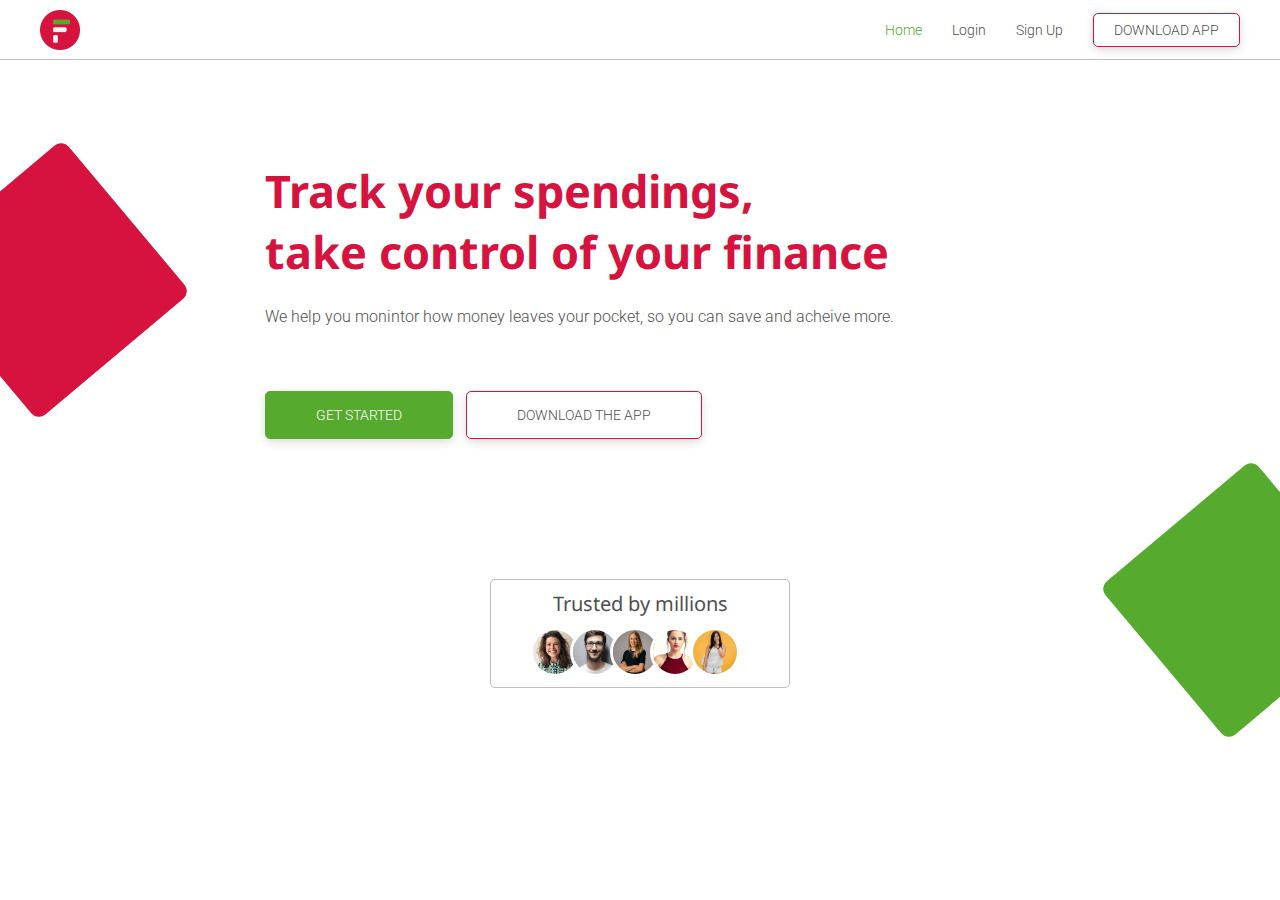
<file: app/index.html>
<!DOCTYPE html>
<html lang="en">
<head>
    <meta charset="UTF-8">
    <meta name="viewport" content="width=device-width, initial-scale=1.0">
    <meta http-equiv="X-UA-Compatible" content="ie=edge">
    <title>Welcome to Fintrack</title>
    <link rel="stylesheet" href="../styles/style.css">
    <!-- google fonts import -->
<link href="https://fonts.googleapis.com/css?family=Noto+Sans:400,700|Roboto&display=swap" rel="stylesheet">
<script src="https://global.localizecdn.com/localize.js"></script>
<script>!function (a) { if (!a.Localize) { a.Localize = {}; for (var e = ["translate", "untranslate", "phrase", "initialize", "translatePage", "setLanguage", "getLanguage", "detectLanguage", "getAvailableLanguages", "untranslatePage", "bootstrap", "prefetch", "on", "off"], t = 0; t < e.length; t++)a.Localize[e[t]] = function () { } } }(window);</script>

<script>
  Localize.initialize({
    key: 'jlYg113y15SBN',
    rememberLanguage: true
  });
  </script>
     <body class="landing">
    <nav>
        <div class="logo"><img src="../images/logo.png" alt=""></div>
        <span class="hamburger" id="toggle-nav"></span>
        <ul class="nav animated fadeIn" id="nav">
            <li>
                <a href="/" class="nav-item active">Home</a>
            </li>
            <li>
                <a href="login.html" class="nav-item">Login</a>
            </li>
            <li>
                <a href="signup.html" class="nav-item">Sign Up</a>
            </li>
            <li>
                <a href="" class="btn btn-outline btn-sm">Download App</a>
            </li>
        </ul>
    </nav>
    <main>
        <header>
            <h1 class="heading">
                <span>Track your spendings,</span>
                <span>take control of your finance</span>
            </h1>
            <p class="subheading">We help you monintor how money leaves your pocket, so you can save and acheive more.</p>
            <div class="actions">
                <a href="signup.html" class="btn btn-lg btn-ascent">Get started</a>
                <a href="" class="btn btn-outline btn-lg">Download the app</a>
            </div>
        </header>

        <div class="trust">
            <h4>Trusted by millions</h4>
            <div class="people">
                <div class="person"><img src="../images/people/p1.jpeg" alt=""></div>
                <div class="person"><img src="../images/people/p2.jpeg" alt=""></div>
                <div class="person"><img src="../images/people/p3.jpeg" alt=""></div>
                <div class="person"><img src="../images/people/p4.jpeg" alt=""></div>
                <div class="person"><img src="../images/people/p5.jpeg" alt=""></div>
            </div>
        </div>
    </main>

    <script src="../scripts/sript.js"></script>
</body>
</html>
</file>
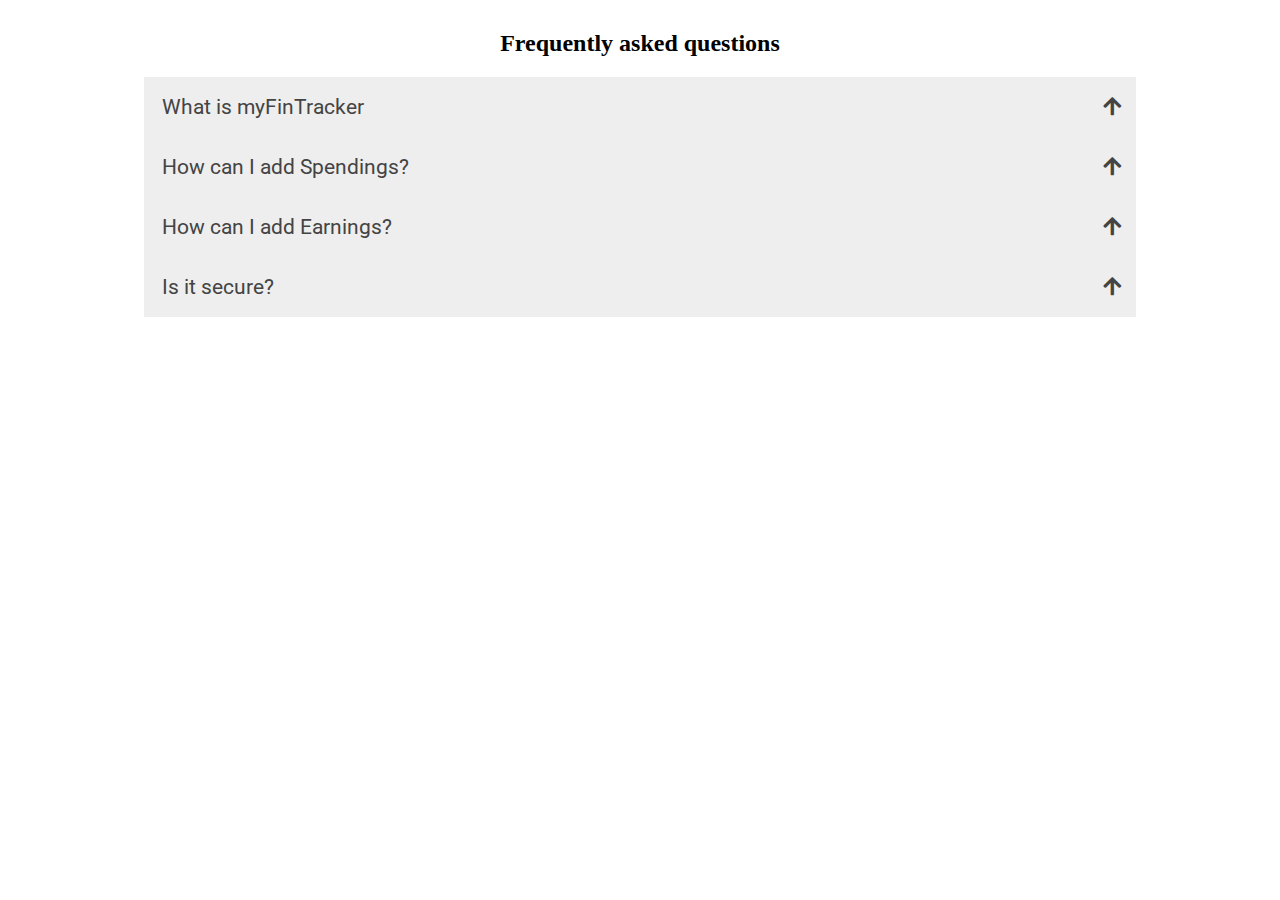
<file: faq.html>
<!DOCTYPE html>
<html lang="en">
<head>
    <meta charset="UTF-8">
    <meta name="viewport" content="width=device-width, initial-scale=1.0">
    <meta http-equiv="X-UA-Compatible" content="ie=edge">
    <title>FAQ</title>
    <link rel="stylesheet" href="https://use.fontawesome.com/releases/v5.6.3/css/all.css">
<style>
        @import url('https://fonts.googleapis.com/css?family=Roboto&display=swap');
    * {
        outline: none;
        vertical-align: middle;
        box-sizing: border-box;
    }

    html, body, ::after, ::before {
        padding: 0;
        margin: 0;
    }
    :root {
        --font-family: 'Roboto', sans-serif;
    }

    .heading {
        text-align: center;
    }

    .container {
        padding: 10px 80px;
        width: 90%;
        margin: 0 auto;
    }

    .text-content {
        font-size: .95em;
        font-family: var(--font-family);
        word-wrap: break-word;
        word-break: keep-all;
        writing-mode: horizontal-tb;
        text-align: left;
        text-overflow: ellipsis;
        line-height: 30px;
    }

    .accordion--btn {
        position: relative;
        background-color: #eee;
        cursor: pointer;
        padding: 18px;
        width: 100%;
        border: none;
        text-align: left;
        outline: none;
        transition: 0.4s;
    }

    .accordion--btn > i {
        position: absolute;
        right: 15px;
        top: 50%;
        transform: translateY(-50%);
        transition: all .5s;
    }

    [data-question] {
        font: 1.3em var(--font-family);
        color: #444;
    }

    .accordion--btn.active > i {
        transform: translateY(-50%) rotate(180deg);
    }
    
    .active, .accordion--btn:hover {
        background-color: #ccc; 
    }

    .active {
        box-shadow: 2px 3px 5px #e0e0e0;
    }
    
    .accordion--content {
        padding: 0 18px;
        background-color: white;
        max-height: 0;
        overflow: hidden;
        transition: max-height 0.2s ease-out;
    }

    @media (max-width: 992.98px) {
        .container {
            padding: 10px 40px;
            width: 97%;
        }
    }
</style>
</head>
<body>
    <main>
        <div class="container">
            <section class="faq--section">
                <h2 class="heading">Frequently asked questions</h2>
                <div class="accordion">
                    <button class="accordion--btn" data-question >What is myFinTracker
                        <i class="fas fa-arrow-up"></i>
                    </button>
                    <div class="accordion--content" data-answer>
                        <p class="text-content">
                            myFinTracker is a finance tracking application that help users control and
                             understand their spending limit. With this app, you can minimize your 
                             resource usage as well as making sure you don't spend above your monthly 
                             or yearly allowance (or as the case may be).
                        </p>
                    </div>
                    <button class="accordion--btn" data-question>How can I add Spendings?
                        <i class="fas fa-arrow-up"></i>
                    </button>
                    <div class="accordion--content" data-answer>
                        <p class="text-content">
                            From your Dashboard, navigate to Spendings >> Click on 
                            "ADD SPENDINGS", fill out the description and amount fields. 
                            Click the "marked button" to save your entries.

                        </p>
                    </div>
                    <button class="accordion--btn" data-question>How can I add Earnings?
                        <i class="fas fa-arrow-up"></i>
                    </button>
                    <div class="accordion--content" data-answer>
                        <p class="text-content">
                            Similarly, from your Dashboard, navigate to Earnings >> Click on 
                            "ADD EARNINGS", fill out the description and amount fields. 
                            Click the "marked button" to save your entries.
                        </p>
                    </div>
                    <button class="accordion--btn" data-question>Is it secure?
                        <i class="fas fa-arrow-up"></i>
                    </button>
                    <div class="accordion--content" data-answer>
                        <p class="text-content">
                            MyFinTracker tracks your spending limit so as to notify you when you're
                            running into debt or gain. Any information gathered by myFinTracker is only 
                            cached in your device and are not in any way processed to any third-party 
                            ownership.
                        </p>
                    </div>
                </div>
            </section>
        </div>
    </main>
    <script type="text/javascript">
        const accordionBtn = document.querySelectorAll(".accordion--btn");
        accordionBtn.forEach(el => {
            el.addEventListener('click', ()=> {
                el.classList.toggle('active');
                const content = el.nextElementSibling;
                (content.style.maxHeight) ? (
                    content.style.maxHeight = null
                    ) : content.style.maxHeight = `${content.scrollHeight}px`
            })
        })
    </script>
</body>
</html>
</file>
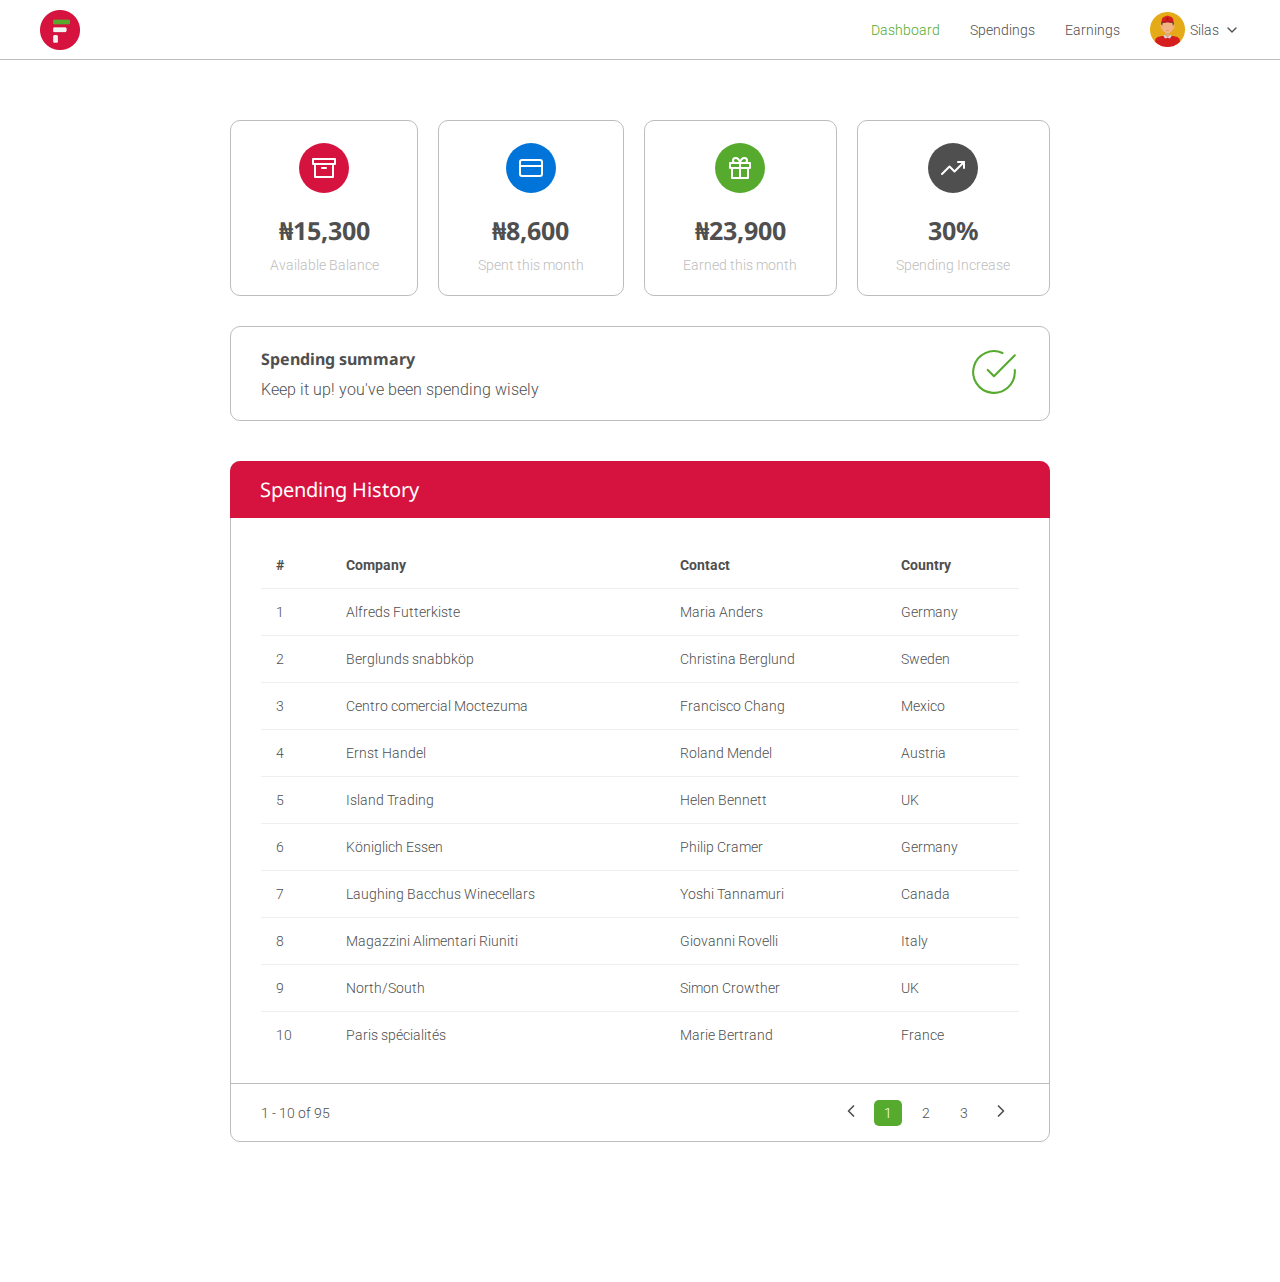
<file: app/dashboard.html>
<!DOCTYPE html>
<html lang="en">

<head>
    <meta charset="UTF-8">
    <meta name="viewport" content="width=device-width, initial-scale=1.0">
    <meta http-equiv="X-UA-Compatible" content="ie=edge">
    <title>Welcome to Fintrack</title>
    <link rel="stylesheet" href="../styles/style.css">
    <!-- google fonts import -->
    <link href="https://fonts.googleapis.com/css?family=Noto+Sans:400,700|Roboto&display=swap" rel="stylesheet">
    <script src="https://global.localizecdn.com/localize.js"></script>
<script>!function (a) { if (!a.Localize) { a.Localize = {}; for (var e = ["translate", "untranslate", "phrase", "initialize", "translatePage", "setLanguage", "getLanguage", "detectLanguage", "getAvailableLanguages", "untranslatePage", "bootstrap", "prefetch", "on", "off"], t = 0; t < e.length; t++)a.Localize[e[t]] = function () { } } }(window);</script>

<script>
  Localize.initialize({
    key: 'jlYg113y15SBN',
    rememberLanguage: true
  });
  </script>


<body class="dashboard">
    <nav>
        <div class="logo"><img src="../images/logo.png" alt=""></div>
        <span class="hamburger" id="toggle-nav"></span>
        <ul class="nav animated fadeIn" id="nav">
            <li>
                <a href="dashboard.html" class="nav-item active">Dashboard</a>
            </li>
            <li>
                <a href="spendings.html" class="nav-item">Spendings</a>
            </li>
            <li>
                <a href="earnings.html" class="nav-item">Earnings</a>
            </li>
            <li class="nav-user dropdown" id="dropdown">
                <div class="user-img">
                    <img src="../images/user-icon.png" alt="">
                </div>
                <span class="name">Silas</span>
                <span data-feather="chevron-down" class="drop-icon"></span>

                <div class="dropdown-main" id="dropdown-main">
                    <ul class="dropdown-list">
                        <li><a href="">Logout</a></li>
                    </ul>
                </div>
            </li>
        </ul>
    </nav>

    <main>
        <div class="stats">
            <div class="stat-card">
                <div class="stat-icon icon-1">
                    <span data-feather="archive"></span>
                </div>
                <h3 class="stat-value">₦15,300</h3>
                <p class="stat-title">Available Balance</p>
            </div>
            <div class="stat-card">
                <div class="stat-icon icon-2">
                    <span data-feather="credit-card"></span>
                </div>
                <h3 class="stat-value">₦8,600</h3>
                <p class="stat-title">Spent this month</p>
            </div>
            <div class="stat-card">
                <div class="stat-icon icon-3">
                    <span data-feather="gift"></span>
                </div>
                <h3 class="stat-value">₦23,900</h3>
                <p class="stat-title">Earned this month</p>
            </div>
            <div class="stat-card">
                <div class="stat-icon icon-4">
                    <span data-feather="trending-up"></span>
                </div>
                <h3 class="stat-value">30%</h3>
                <p class="stat-title">Spending Increase</p>
            </div>
        </div>

        <div class="spending-summary">
            <div class="text">
                <h5>Spending summary</h5>
                <p class="spending-text">Keep it up! you've been spending wisely</p>
            </div>
            <div class="icon">
                <span data-feather="check-circle" class="summary-icon good"></span>
            </div>
        </div>

        <div class="table">
            <div class="table-heading">
                <h4>Spending History</h4>
            </div>
            <div class="table-body">
                <table class="table-main">
                    <thead>
                        <th>#</th>
                        <th>Company</th>
                        <th>Contact</th>
                        <th>Country</th>
                    </thead>
                    <tr>
                        <td>1</td>
                        <td>Alfreds Futterkiste</td>
                        <td>Maria Anders</td>
                        <td>Germany</td>
                    </tr>
                    <tr>
                        <td>2</td>
                        <td>Berglunds snabbköp</td>
                        <td>Christina Berglund</td>
                        <td>Sweden</td>
                    </tr>
                    <tr>
                        <td>3</td>
                        <td>Centro comercial Moctezuma</td>
                        <td>Francisco Chang</td>
                        <td>Mexico</td>
                    </tr>
                    <tr>
                        <td>4</td>
                        <td>Ernst Handel</td>
                        <td>Roland Mendel</td>
                        <td>Austria</td>
                    </tr>
                    <tr>
                        <td>5</td>
                        <td>Island Trading</td>
                        <td>Helen Bennett</td>
                        <td>UK</td>
                    </tr>
                    <tr>
                        <td>6</td>
                        <td>Königlich Essen</td>
                        <td>Philip Cramer</td>
                        <td>Germany</td>
                    </tr>
                    <tr>
                        <td>7</td>
                        <td>Laughing Bacchus Winecellars</td>
                        <td>Yoshi Tannamuri</td>
                        <td>Canada</td>
                    </tr>
                    <tr>
                        <td>8</td>
                        <td>Magazzini Alimentari Riuniti</td>
                        <td>Giovanni Rovelli</td>
                        <td>Italy</td>
                    </tr>
                    <tr>
                        <td>9</td>
                        <td>North/South</td>
                        <td>Simon Crowther</td>
                        <td>UK</td>
                    </tr>
                    <tr>
                        <td>10</td>
                        <td>Paris spécialités</td>
                        <td>Marie Bertrand</td>
                        <td>France</td>
                    </tr>
                </table>
            </div>
            <div class="table-footer">
                <span class="items-shown">
                    1 - 10 of 95
                </span>
                <div class="pagination">
                    <ul class="pag-links">
                        <li><span class="pag-link disabled icon">
                            <span data-feather="chevron-left" class="pag-icon"></span>
                        </span></li>
                        <li><span class="pag-link active">1</span></li>
                        <li><span class="pag-link">2</span></li>
                        <li><span class="pag-link">3</span></li>
                        <li><span class="pag-link icon">
                            <span data-feather="chevron-right" class="pag-icon"></span>
                        </span></li>
                    </ul>
                </div>
            </div>
        </div>
    </main>

    <div></div>

    <script src="../scripts/feather.js"></script>
    <script src="../scripts/sript.js"></script>
</body>

</html>
</file>
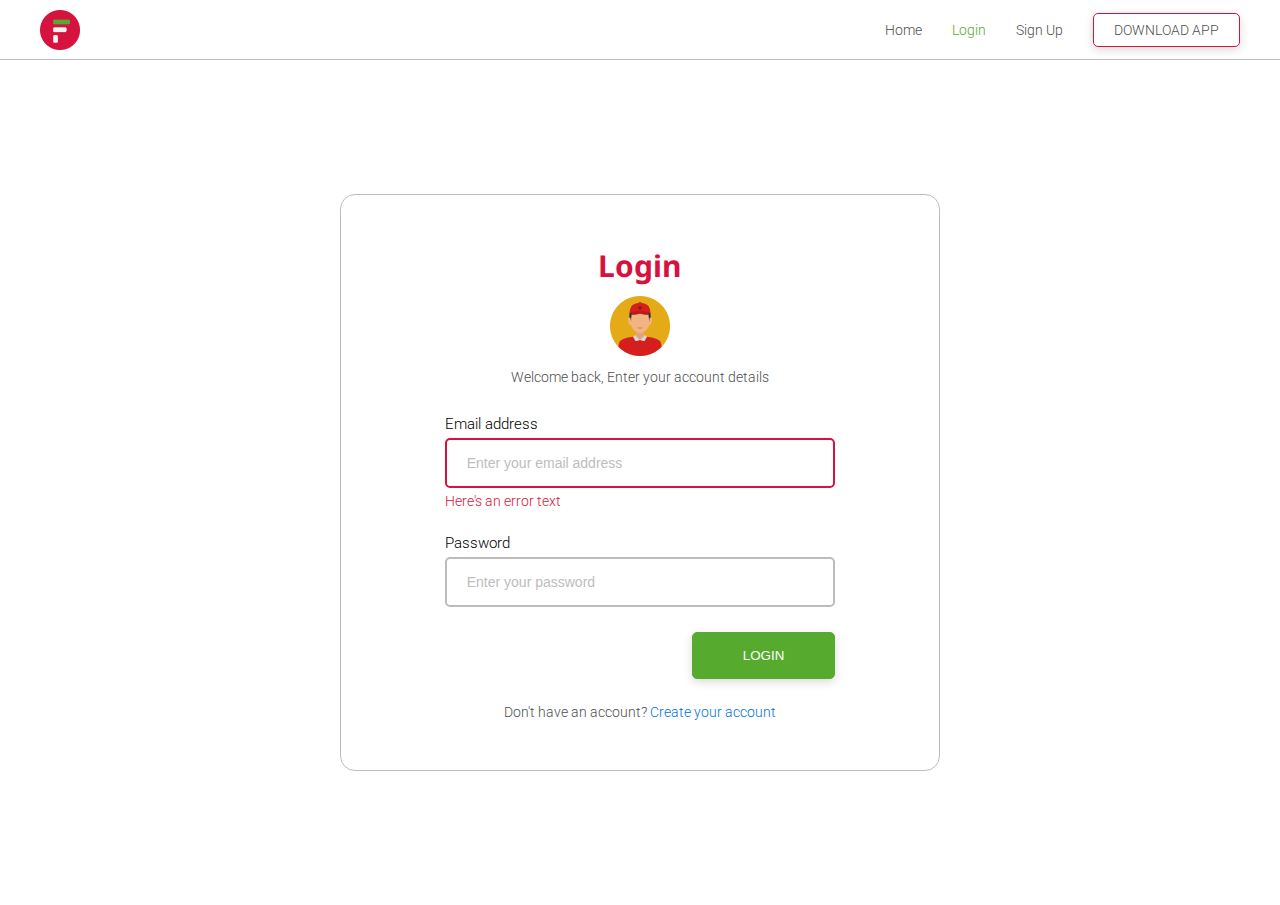
<file: app/login.html>
<!DOCTYPE html>
<html lang="en">

<head>
    <meta charset="UTF-8">
    <meta name="viewport" content="width=device-width, initial-scale=1.0">
    <meta http-equiv="X-UA-Compatible" content="ie=edge">
    <title>Welcome to Fintrack</title>
    <link rel="stylesheet" href="../styles/style.css">
    <!-- google fonts import -->
    <link href="https://fonts.googleapis.com/css?family=Noto+Sans:400,700|Roboto&display=swap" rel="stylesheet">
    <script src="https://global.localizecdn.com/localize.js"></script>
<script>!function (a) { if (!a.Localize) { a.Localize = {}; for (var e = ["translate", "untranslate", "phrase", "initialize", "translatePage", "setLanguage", "getLanguage", "detectLanguage", "getAvailableLanguages", "untranslatePage", "bootstrap", "prefetch", "on", "off"], t = 0; t < e.length; t++)a.Localize[e[t]] = function () { } } }(window);</script>

<script>
  Localize.initialize({
    key: 'jlYg113y15SBN',
    rememberLanguage: true
  });
  </script>


<body class="auth">
    <nav>
        <div class="logo"><img src="../images/logo.png" alt=""></div>
        <span class="hamburger" id="toggle-nav"></span>
        <ul class="nav animated fadeIn" id="nav">
            <li>
                <a href="/" class="nav-item">Home</a>
            </li>
            <li>
                <a href="login.html" class="nav-item active">Login</a>
            </li>
            <li>
                <a href="signup.html" class="nav-item">Sign Up</a>
            </li>
            <li>
                <a href="" class="btn btn-outline btn-sm">Download App</a>
            </li>
        </ul>
    </nav>
    <main>
        <div class="auth-main">
            <h2 class="auth-heading">Login</h2>
            <div class="auth-img">
                <img src="../images/user-icon.png" alt="">
            </div>
            <p class="auth-subheading">
                Welcome back, Enter your account details
            </p>

            <form action="" class="form">
                <div class="form-group">
                    <label for="email">Email address</label>
                    <input type="email" required class="form-input error" name="email" placeholder="Enter your email address">
                    <span class="error-text">Here's an error text</span>
                </div>

                <div class="form-group">
                    <label for="password">Password</label>
                    <input type="password" required class="form-input" name="password" placeholder="Enter your password">
                </div>

                <div class="form-group">
                    <button class="btn btn-ascent btn-lg">Login</button>
                </div>
            </form>

            <p class="footer">Don't have an account? <a href="signup.html" class="text-link">Create your account</a></p>
           </div>
    </main>
    <script src="../scripts/sript.js"></script>
</body>

</html>
</file>
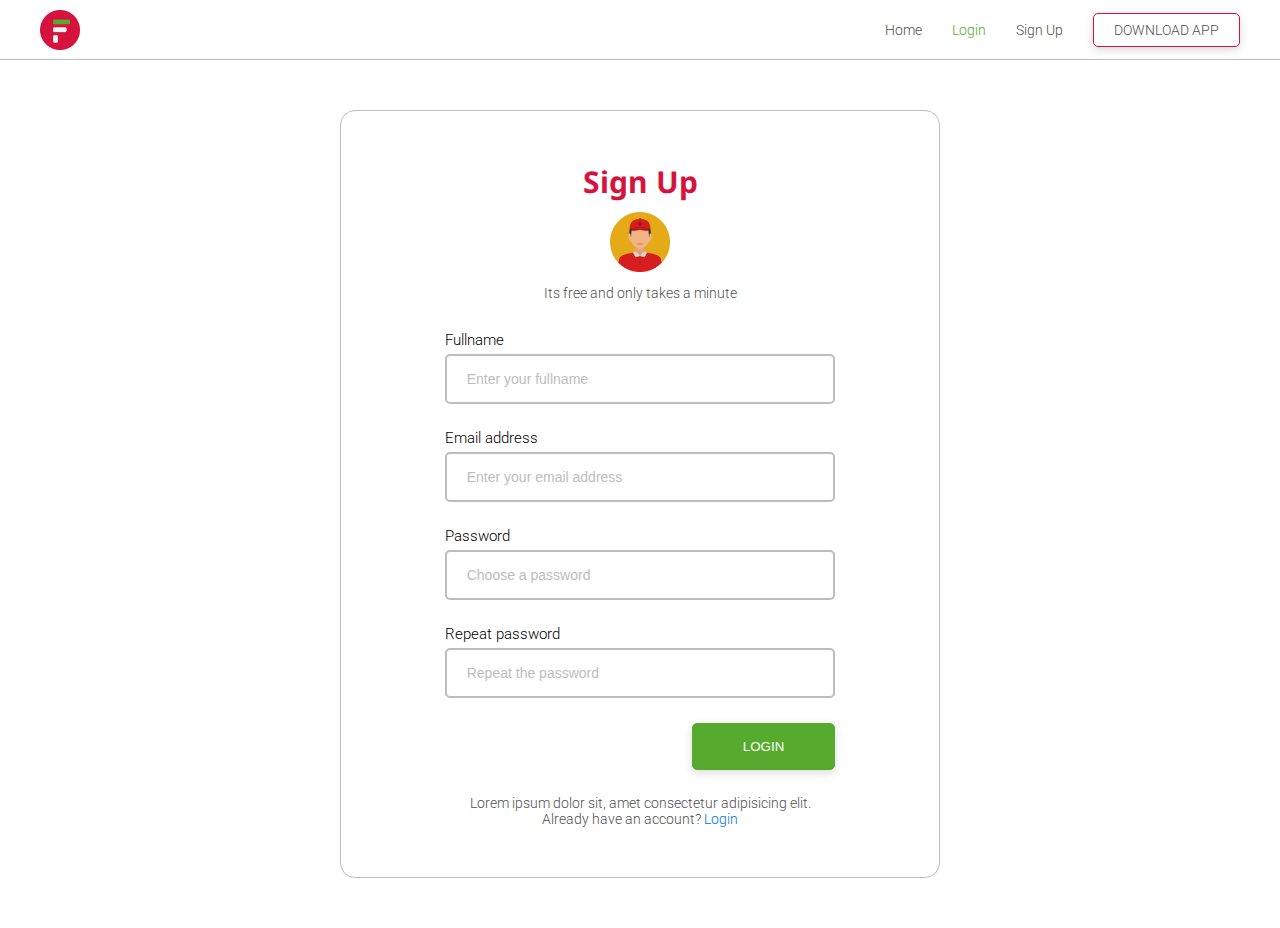
<file: app/signup.html>
<!DOCTYPE html>
<html lang="en">

<head>
    <meta charset="UTF-8">
    <meta name="viewport" content="width=device-width, initial-scale=1.0">
    <meta http-equiv="X-UA-Compatible" content="ie=edge">
    <title>Welcome to Fintrack</title>
    <link rel="stylesheet" href="../styles/style.css">
    <!-- google fonts import -->
    <link href="https://fonts.googleapis.com/css?family=Noto+Sans:400,700|Roboto&display=swap" rel="stylesheet">
    <script src="https://global.localizecdn.com/localize.js"></script>
<script>!function (a) { if (!a.Localize) { a.Localize = {}; for (var e = ["translate", "untranslate", "phrase", "initialize", "translatePage", "setLanguage", "getLanguage", "detectLanguage", "getAvailableLanguages", "untranslatePage", "bootstrap", "prefetch", "on", "off"], t = 0; t < e.length; t++)a.Localize[e[t]] = function () { } } }(window);</script>

<script>
  Localize.initialize({
    key: 'jlYg113y15SBN',
    rememberLanguage: true
  });
  </script>


<body class="auth">
    <nav>
        <div class="logo"><img src="../images/logo.png" alt=""></div>
        <span class="hamburger" id="toggle-nav"></span>
        <ul class="nav animated fadeIn" id="nav">
            <li>
                <a href="/" class="nav-item">Home</a>
            </li>
            <li>
                <a href="login.html" class="nav-item active">Login</a>
            </li>
            <li>
                <a href="signup.html" class="nav-item">Sign Up</a>
            </li>
            <li>
                <a href="" class="btn btn-outline btn-sm">Download App</a>
            </li>
        </ul>
    </nav>
    <main>
        <div class="auth-main">
            <h2 class="auth-heading">Sign Up</h2>
            <div class="auth-img">
                <img src="../images/user-icon.png" alt="">
            </div>
            <p class="auth-subheading">
                Its free and only takes a minute
            </p>

            <form action="" class="form">

                <div class="form-group">
                    <label for="email">Fullname</label>
                    <input type="email" required class="form-input" name="email" placeholder="Enter your fullname">
                </div>

                <div class="form-group">
                    <label for="email">Email address</label>
                    <input type="email" required class="form-input" name="email" placeholder="Enter your email address">
                </div>

                <div class="form-group">
                    <label for="password">Password</label>
                    <input type="password" required class="form-input" name="password" placeholder="Choose a password">
                </div>

                <div class="form-group">
                    <label for="password">Repeat password</label>
                    <input type="password" required class="form-input" name="password"
                        placeholder="Repeat the password">
                </div>

                <div class="form-group">
                    <button class="btn btn-ascent btn-lg">Login</button>
                </div>
            </form>

            Lorem ipsum dolor sit, amet consectetur adipisicing elit.

            <p class="footer">Already have an account? <a href="signup.html" class="text-link">Login</a></p>
        </div>
    </main>

    <script src="../scripts/sript.js"></script>
</body>

</html>
</file>
<file: styles/style.css>
/* import base css file, file contains general styles and variables declaration */
@import "base/base.css";

/* import animations */
@import "base/animate.css";

/* import components styles */
@import "components/index.css";

/* import pages styles */
@import "pages/index.css";

/* import styles for responsiveness */
@import "base/responsive.css";
</file>
